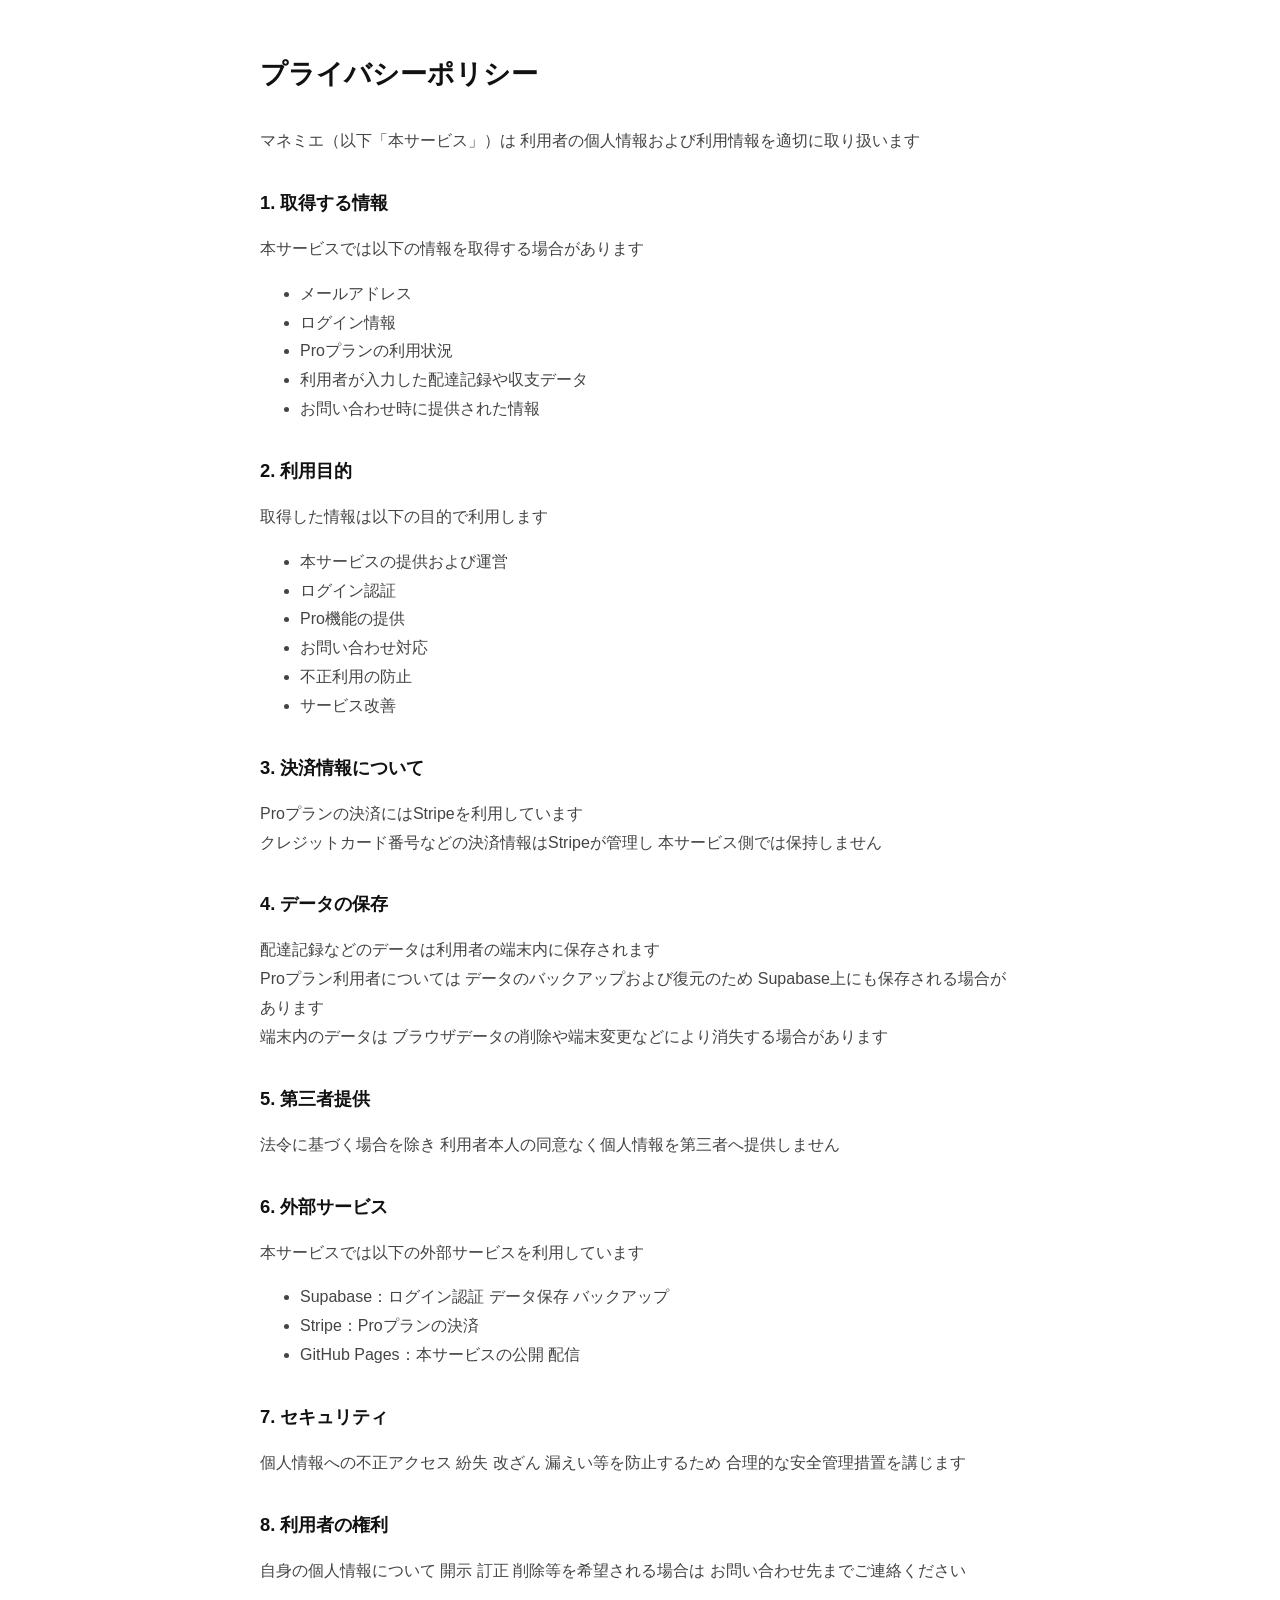
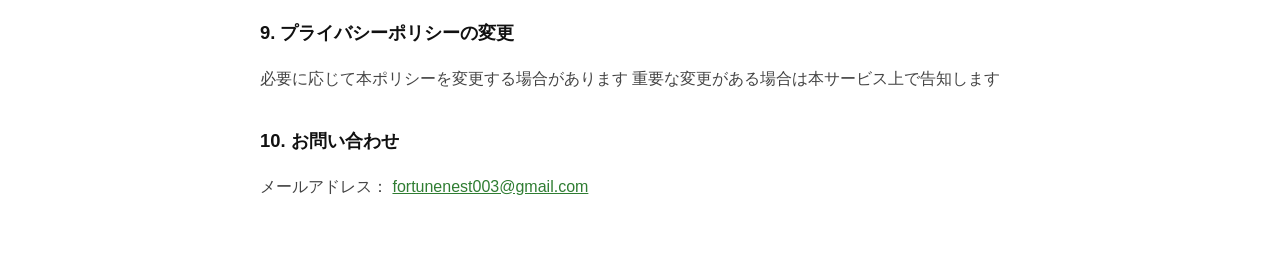
<file: privacy.html>
<!DOCTYPE html>
<html lang="ja">
<head>
  <meta charset="UTF-8">
  <meta name="viewport" content="width=device-width, initial-scale=1.0">
  <title>プライバシーポリシー | マネミエ</title>
  <style>
    body {
      font-family: -apple-system, BlinkMacSystemFont, "Helvetica Neue", sans-serif;
      max-width: 760px;
      margin: 0 auto;
      padding: 32px 20px 60px;
      line-height: 1.8;
      background: #ffffff;
color: #111111;
    }

    h1 {
      font-size: 1.7rem;
      margin-bottom: 28px;
    }

    h2 {
      font-size: 1.15rem;
      margin-top: 30px;
    }

    p, li {
      color: #444444;
    }

    a {
  color: #2f7d32;
}
  </style>
</head>

<body>

  <h1>プライバシーポリシー</h1>

  <p>
    マネミエ（以下「本サービス」）は
    利用者の個人情報および利用情報を適切に取り扱います
  </p>

  <h2>1. 取得する情報</h2>
  <p>本サービスでは以下の情報を取得する場合があります</p>
  <ul>
    <li>メールアドレス</li>
    <li>ログイン情報</li>
    <li>Proプランの利用状況</li>
    <li>利用者が入力した配達記録や収支データ</li>
    <li>お問い合わせ時に提供された情報</li>
  </ul>

  <h2>2. 利用目的</h2>
  <p>取得した情報は以下の目的で利用します</p>
  <ul>
    <li>本サービスの提供および運営</li>
    <li>ログイン認証</li>
    <li>Pro機能の提供</li>
    <li>お問い合わせ対応</li>
    <li>不正利用の防止</li>
    <li>サービス改善</li>
  </ul>

  <h2>3. 決済情報について</h2>
<p>
  Proプランの決済にはStripeを利用しています<br>
  クレジットカード番号などの決済情報はStripeが管理し 本サービス側では保持しません
</p>

  <h2>4. データの保存</h2>
<p>
  配達記録などのデータは利用者の端末内に保存されます<br>
  Proプラン利用者については データのバックアップおよび復元のため Supabase上にも保存される場合があります<br>
  端末内のデータは ブラウザデータの削除や端末変更などにより消失する場合があります
</p>

  <h2>5. 第三者提供</h2>
  <p>
    法令に基づく場合を除き
    利用者本人の同意なく個人情報を第三者へ提供しません
  </p>

  <h2>6. 外部サービス</h2>
<p>
  本サービスでは以下の外部サービスを利用しています
</p>
<ul>
  <li>Supabase：ログイン認証 データ保存 バックアップ</li>
  <li>Stripe：Proプランの決済</li>
  <li>GitHub Pages：本サービスの公開 配信</li>
</ul>

  <h2>7. セキュリティ</h2>
  <p>
    個人情報への不正アクセス
    紛失
    改ざん
    漏えい等を防止するため
    合理的な安全管理措置を講じます
  </p>

  <h2>8. 利用者の権利</h2>
  <p>
    自身の個人情報について
    開示
    訂正
    削除等を希望される場合は
    お問い合わせ先までご連絡ください
  </p>

  <h2>9. プライバシーポリシーの変更</h2>
  <p>
    必要に応じて本ポリシーを変更する場合があります
    重要な変更がある場合は本サービス上で告知します
  </p>

  <h2>10. お問い合わせ</h2>
  <p>
    メールアドレス：
    <a href="mailto:fortunenest003@gmail.com">
      fortunenest003@gmail.com
    </a>
  </p>

</body>
</html>
</file>
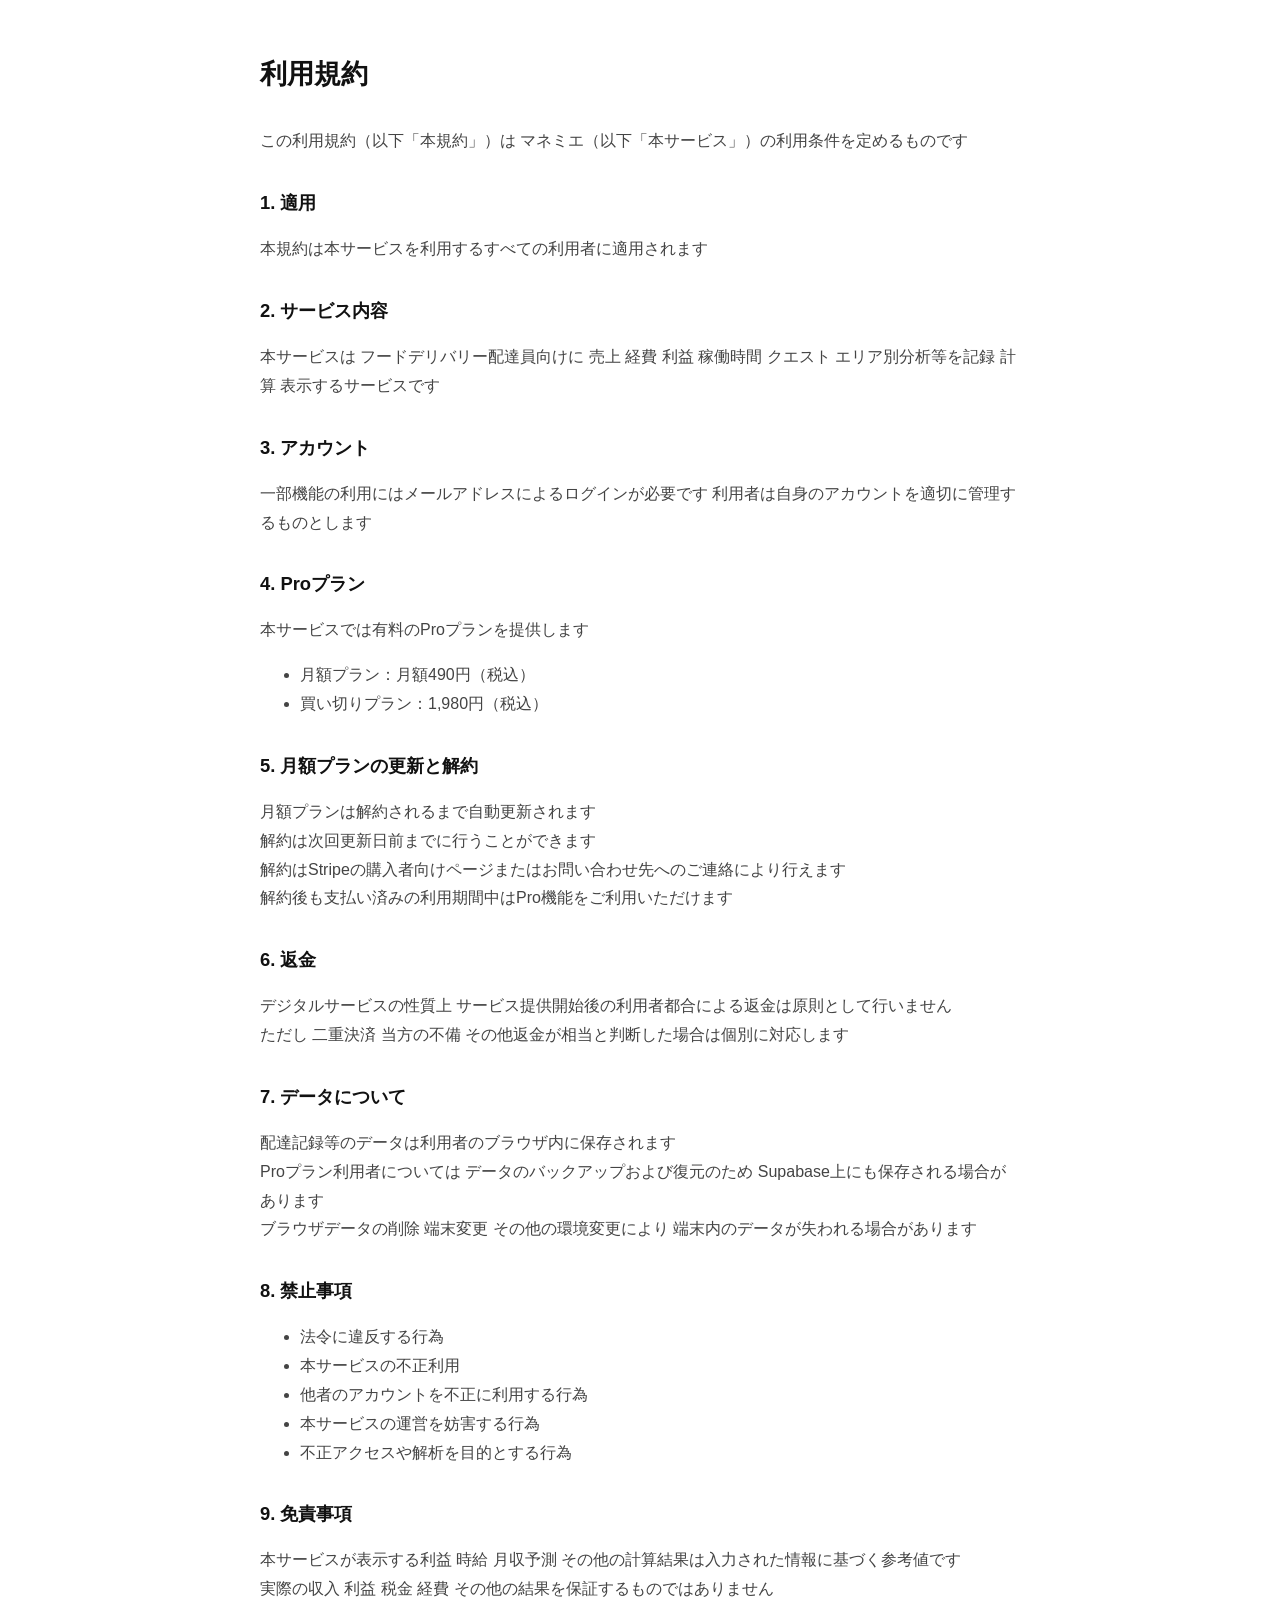
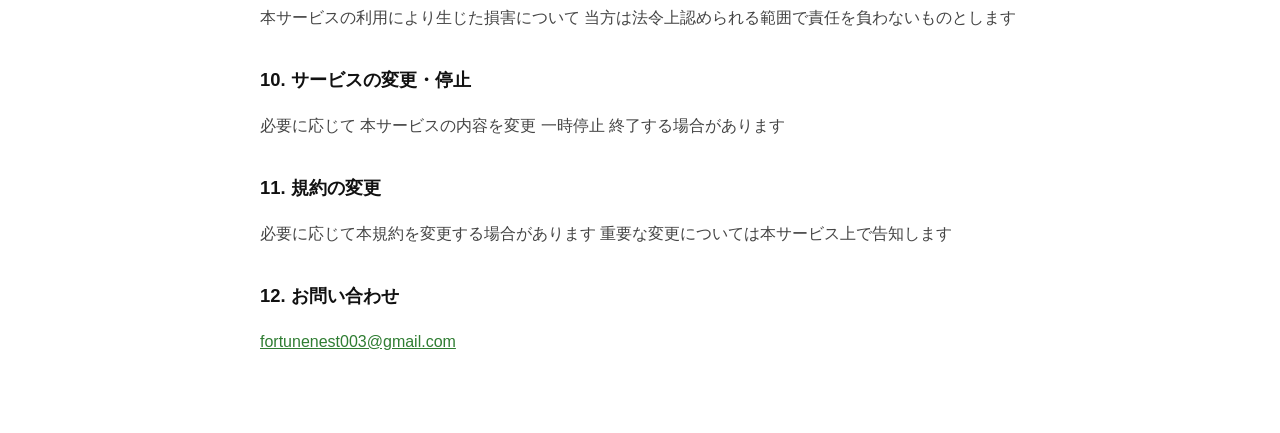
<file: terms.html>
<!DOCTYPE html>
<html lang="ja">
<head>
  <meta charset="UTF-8">
  <meta name="viewport" content="width=device-width, initial-scale=1.0">
  <title>利用規約 | マネミエ</title>
  <style>
    body {
      font-family: -apple-system, BlinkMacSystemFont, "Helvetica Neue", sans-serif;
      max-width: 760px;
      margin: 0 auto;
      padding: 32px 20px 60px;
      line-height: 1.8;
      background: #ffffff;
color: #111111;
    }

    h1 {
      font-size: 1.7rem;
      margin-bottom: 28px;
    }

    h2 {
      font-size: 1.15rem;
      margin-top: 30px;
    }

    p, li {
      color: #444444;
    }

    a {
  color: #2f7d32;
}
  </style>
</head>

<body>

  <h1>利用規約</h1>

  <p>
    この利用規約（以下「本規約」）は
    マネミエ（以下「本サービス」）の利用条件を定めるものです
  </p>

  <h2>1. 適用</h2>
  <p>
    本規約は本サービスを利用するすべての利用者に適用されます
  </p>

  <h2>2. サービス内容</h2>
  <p>
    本サービスは
    フードデリバリー配達員向けに
    売上
    経費
    利益
    稼働時間
    クエスト
    エリア別分析等を記録
    計算
    表示するサービスです
  </p>

  <h2>3. アカウント</h2>
  <p>
    一部機能の利用にはメールアドレスによるログインが必要です
    利用者は自身のアカウントを適切に管理するものとします
  </p>

  <h2>4. Proプラン</h2>
  <p>
    本サービスでは有料のProプランを提供します
  </p>
  <ul>
    <li>月額プラン：月額490円（税込）</li>
    <li>買い切りプラン：1,980円（税込）</li>
  </ul>

  <h2>5. 月額プランの更新と解約</h2>
<p>
  月額プランは解約されるまで自動更新されます<br>
  解約は次回更新日前までに行うことができます<br>
  解約はStripeの購入者向けページまたはお問い合わせ先へのご連絡により行えます<br>
  解約後も支払い済みの利用期間中はPro機能をご利用いただけます
</p>

  <h2>6. 返金</h2>
<p>
  デジタルサービスの性質上 サービス提供開始後の利用者都合による返金は原則として行いません<br>
  ただし 二重決済 当方の不備 その他返金が相当と判断した場合は個別に対応します
</p>

  <h2>7. データについて</h2>
<p>
  配達記録等のデータは利用者のブラウザ内に保存されます<br>
  Proプラン利用者については データのバックアップおよび復元のため Supabase上にも保存される場合があります<br>
  ブラウザデータの削除 端末変更 その他の環境変更により 端末内のデータが失われる場合があります
</p>

  <h2>8. 禁止事項</h2>
  <ul>
    <li>法令に違反する行為</li>
    <li>本サービスの不正利用</li>
    <li>他者のアカウントを不正に利用する行為</li>
    <li>本サービスの運営を妨害する行為</li>
    <li>不正アクセスや解析を目的とする行為</li>
  </ul>

  <h2>9. 免責事項</h2>
<p>
  本サービスが表示する利益 時給 月収予測 その他の計算結果は入力された情報に基づく参考値です<br>
  実際の収入 利益 税金 経費 その他の結果を保証するものではありません<br>
  本サービスの利用により生じた損害について 当方は法令上認められる範囲で責任を負わないものとします
</p>


  <h2>10. サービスの変更・停止</h2>
  <p>
    必要に応じて
    本サービスの内容を変更
    一時停止
    終了する場合があります
  </p>

  <h2>11. 規約の変更</h2>
  <p>
    必要に応じて本規約を変更する場合があります
    重要な変更については本サービス上で告知します
  </p>

  <h2>12. お問い合わせ</h2>
  <p>
    <a href="mailto:fortunenest003@gmail.com">
      fortunenest003@gmail.com
    </a>
  </p>

</body>
</html>
</file>
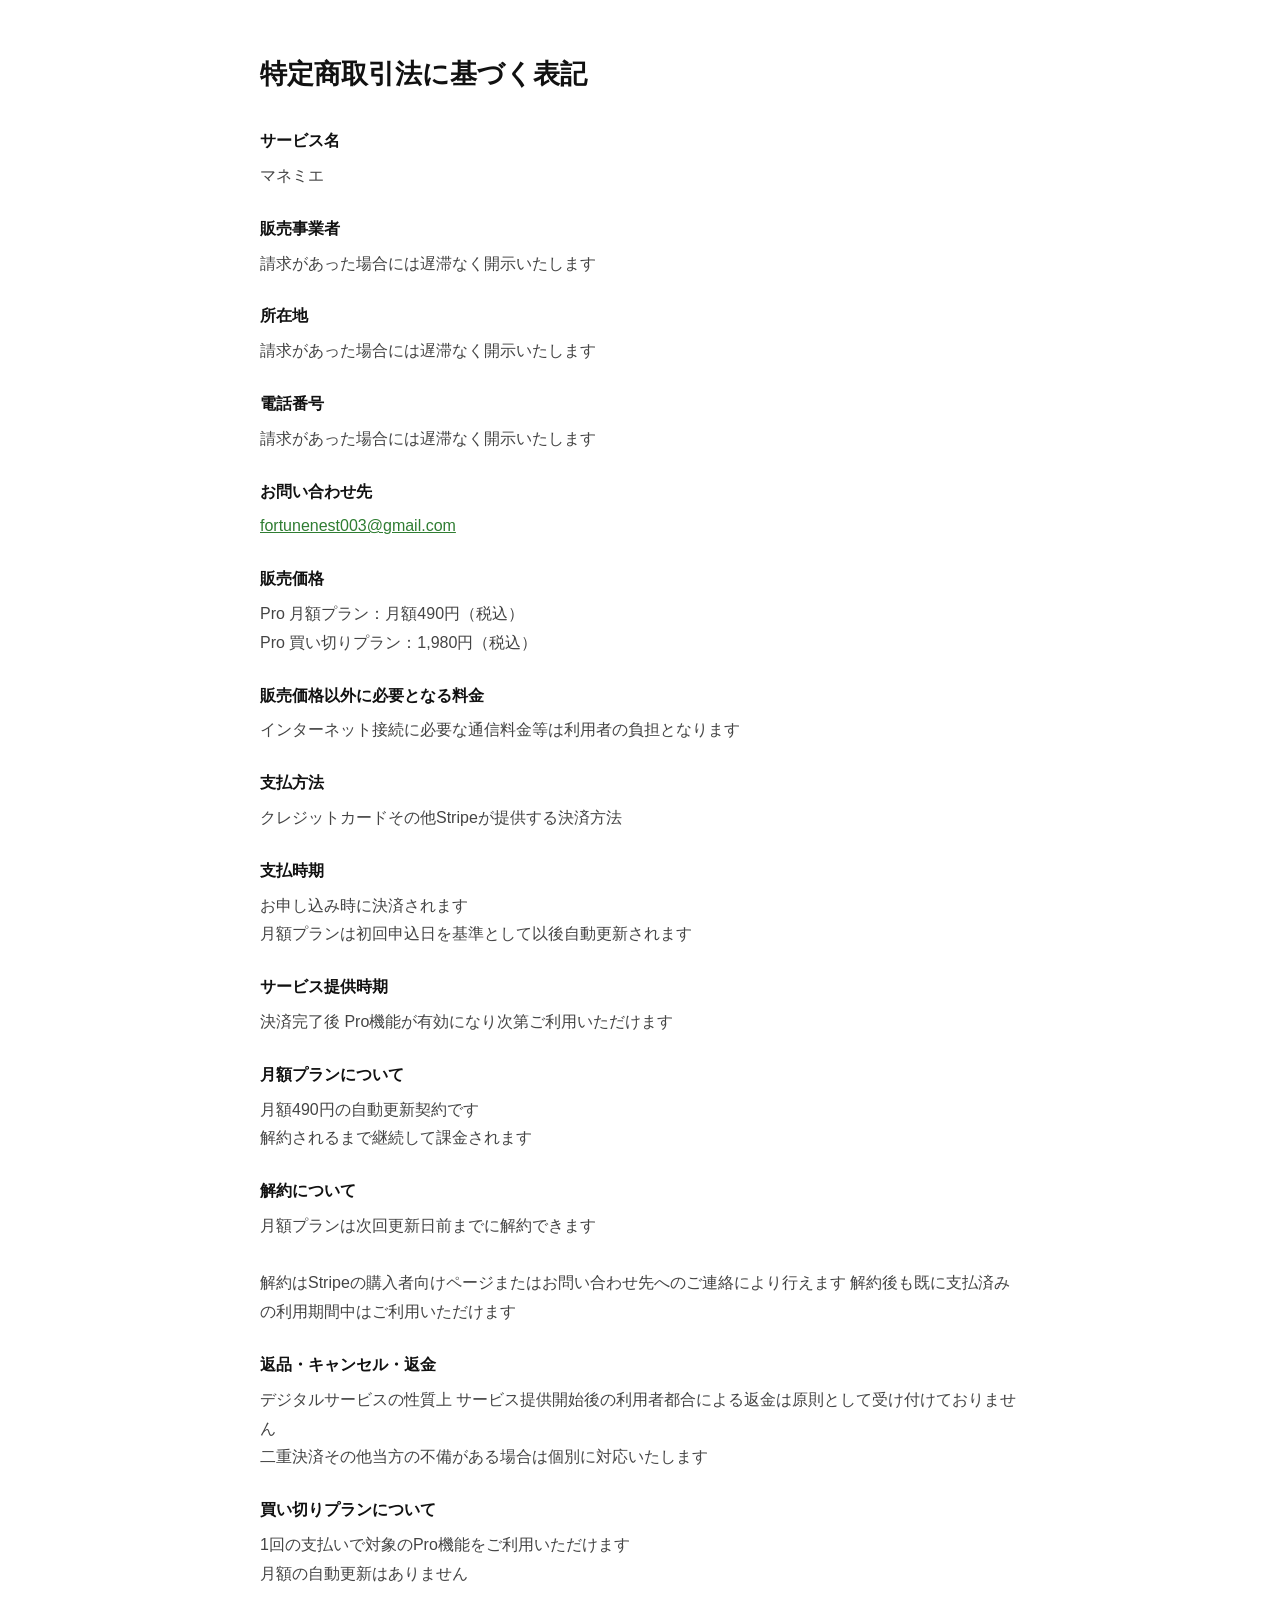
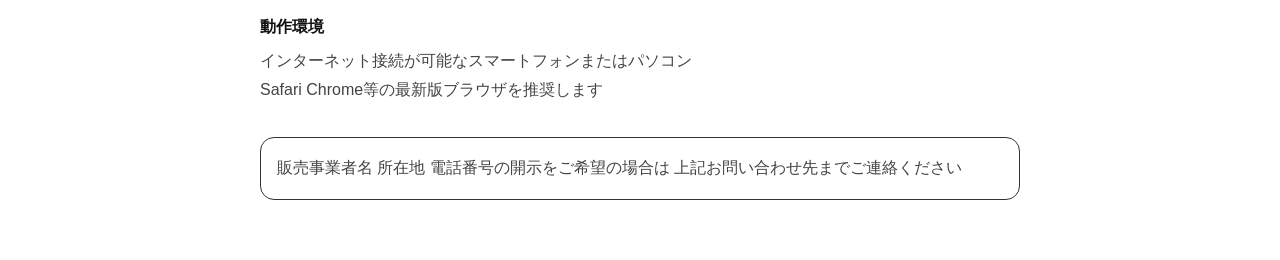
<file: tokushoho.html>
<!DOCTYPE html>
<html lang="ja">
<head>
  <meta charset="UTF-8">
  <meta name="viewport" content="width=device-width, initial-scale=1.0">
  <title>特定商取引法に基づく表記 | マネミエ</title>
  <style>
    body {
      font-family: -apple-system, BlinkMacSystemFont, "Helvetica Neue", sans-serif;
      max-width: 760px;
      margin: 0 auto;
      padding: 32px 20px 60px;
      line-height: 1.8;
      background: #ffffff;
color: #111111;
    }

    h1 {
      font-size: 1.7rem;
      margin-bottom: 28px;
    }

    dl {
      margin: 0;
    }

    dt {
      font-weight: 700;
      margin-top: 24px;
      margin-bottom: 6px;
    }

    dd {
      margin: 0;
      color: #444444;
    }

    a {
  color: #2f7d32;
}

    .note {
      margin-top: 32px;
      padding: 16px;
      border: 1px solid #333;
      border-radius: 14px;
      color: #444444;
    }
  </style>
</head>

<body>

  <h1>特定商取引法に基づく表記</h1>

  <dl>
    <dt>サービス名</dt>
<dd>マネミエ</dd>

    <dt>販売事業者</dt>
    <dd>
      請求があった場合には遅滞なく開示いたします
    </dd>

    <dt>所在地</dt>
    <dd>
      請求があった場合には遅滞なく開示いたします
    </dd>

    <dt>電話番号</dt>
    <dd>
      請求があった場合には遅滞なく開示いたします
    </dd>

    <dt>お問い合わせ先</dt>
<dd>
  <a href="mailto:fortunenest003@gmail.com">fortunenest003@gmail.com</a>
</dd>

    <dt>販売価格</dt>
    <dd>
      Pro 月額プラン：月額490円（税込）<br>
      Pro 買い切りプラン：1,980円（税込）
    </dd>

    <dt>販売価格以外に必要となる料金</dt>
    <dd>
      インターネット接続に必要な通信料金等は利用者の負担となります
    </dd>

    <dt>支払方法</dt>
    <dd>
      クレジットカードその他Stripeが提供する決済方法
    </dd>

    <dt>支払時期</dt>
    <dd>
      お申し込み時に決済されます<br>
      月額プランは初回申込日を基準として以後自動更新されます
    </dd>

    <dt>サービス提供時期</dt>
    <dd>
      決済完了後 Pro機能が有効になり次第ご利用いただけます
    </dd>

    <dt>月額プランについて</dt>
    <dd>
      月額490円の自動更新契約です<br>
      解約されるまで継続して課金されます
    </dd>

    <dt>解約について</dt>
    <dd>
      月額プランは次回更新日前までに解約できます<br>
      <br>
解約はStripeの購入者向けページまたはお問い合わせ先へのご連絡により行えます
      解約後も既に支払済みの利用期間中はご利用いただけます
    </dd>

    <dt>返品・キャンセル・返金</dt>
    <dd>
      デジタルサービスの性質上 サービス提供開始後の利用者都合による返金は原則として受け付けておりません<br>
      二重決済その他当方の不備がある場合は個別に対応いたします
    </dd>

    <dt>買い切りプランについて</dt>
    <dd>
      1回の支払いで対象のPro機能をご利用いただけます<br>
      月額の自動更新はありません
    </dd>

    <dt>動作環境</dt>
    <dd>
      インターネット接続が可能なスマートフォンまたはパソコン<br>
      Safari Chrome等の最新版ブラウザを推奨します
    </dd>
  </dl>

  <div class="note">
    販売事業者名 所在地 電話番号の開示をご希望の場合は
    上記お問い合わせ先までご連絡ください
  </div>

</body>
</html>
</file>
